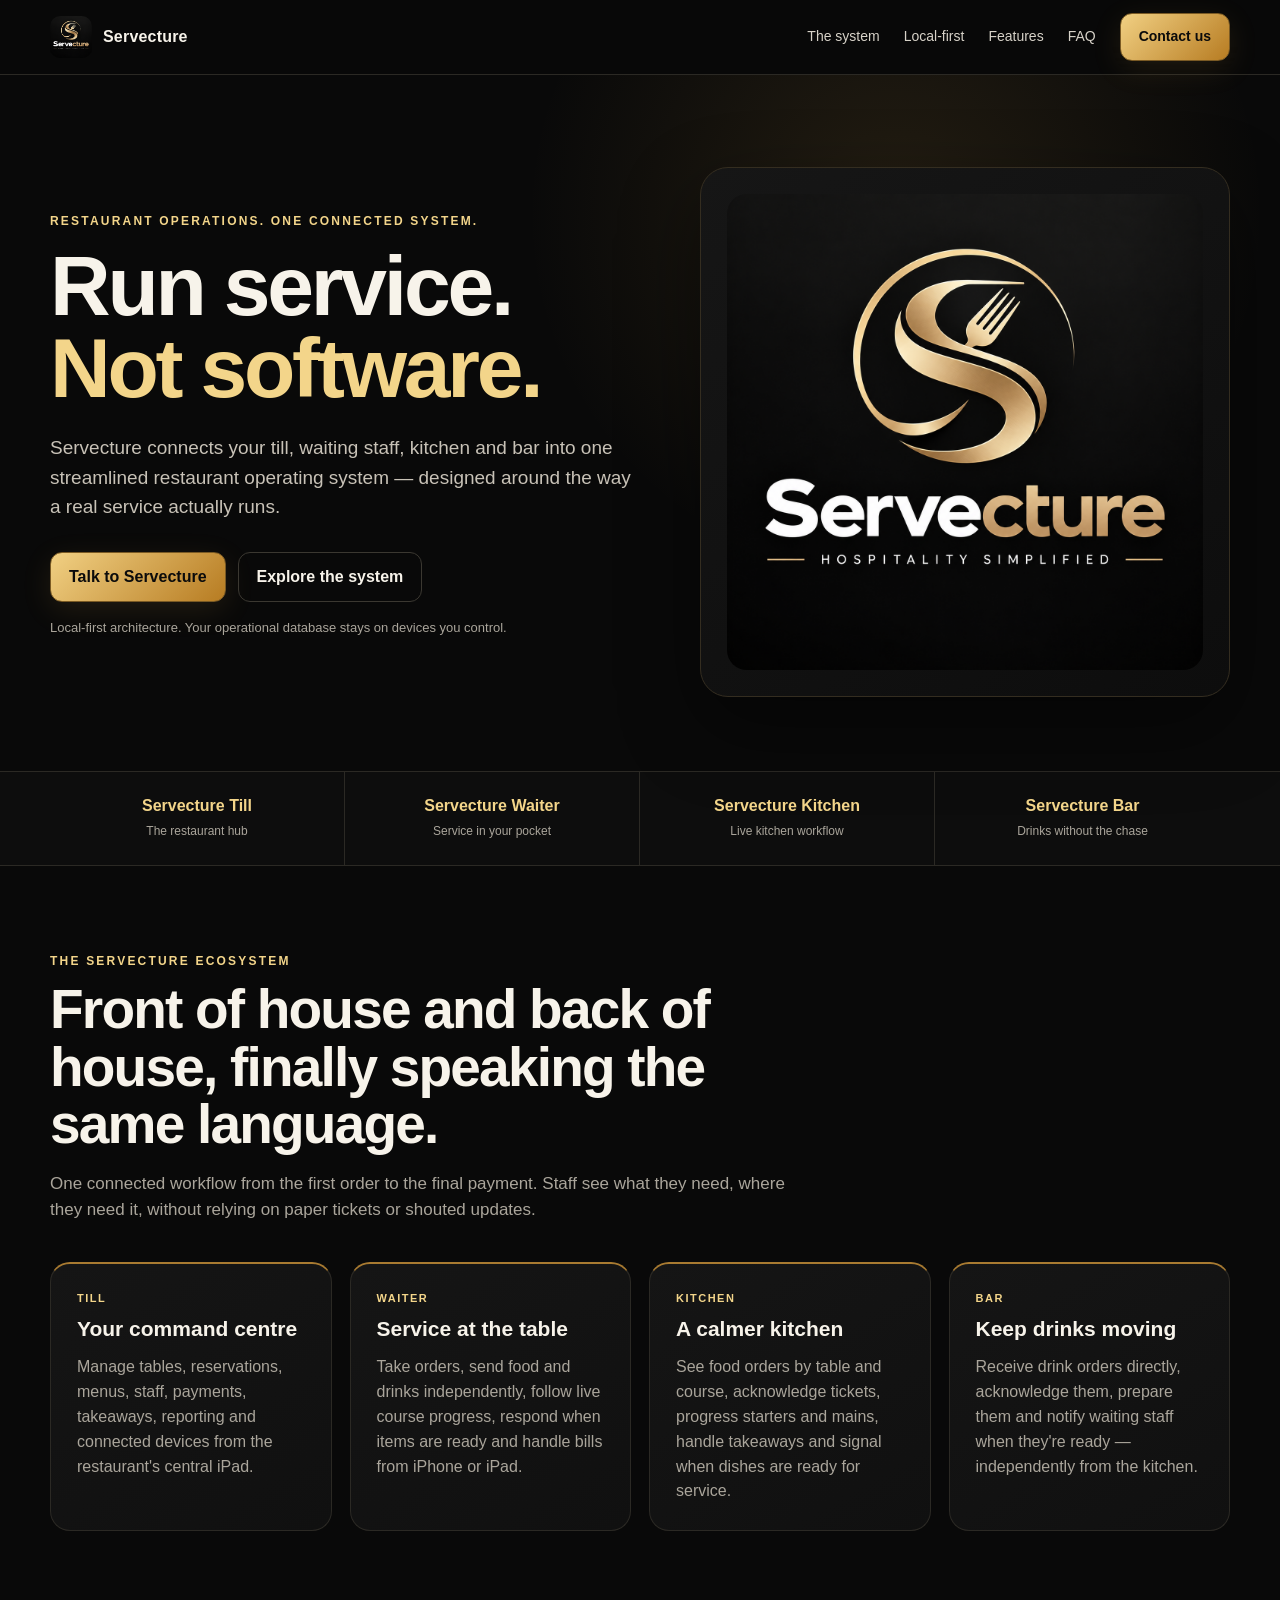
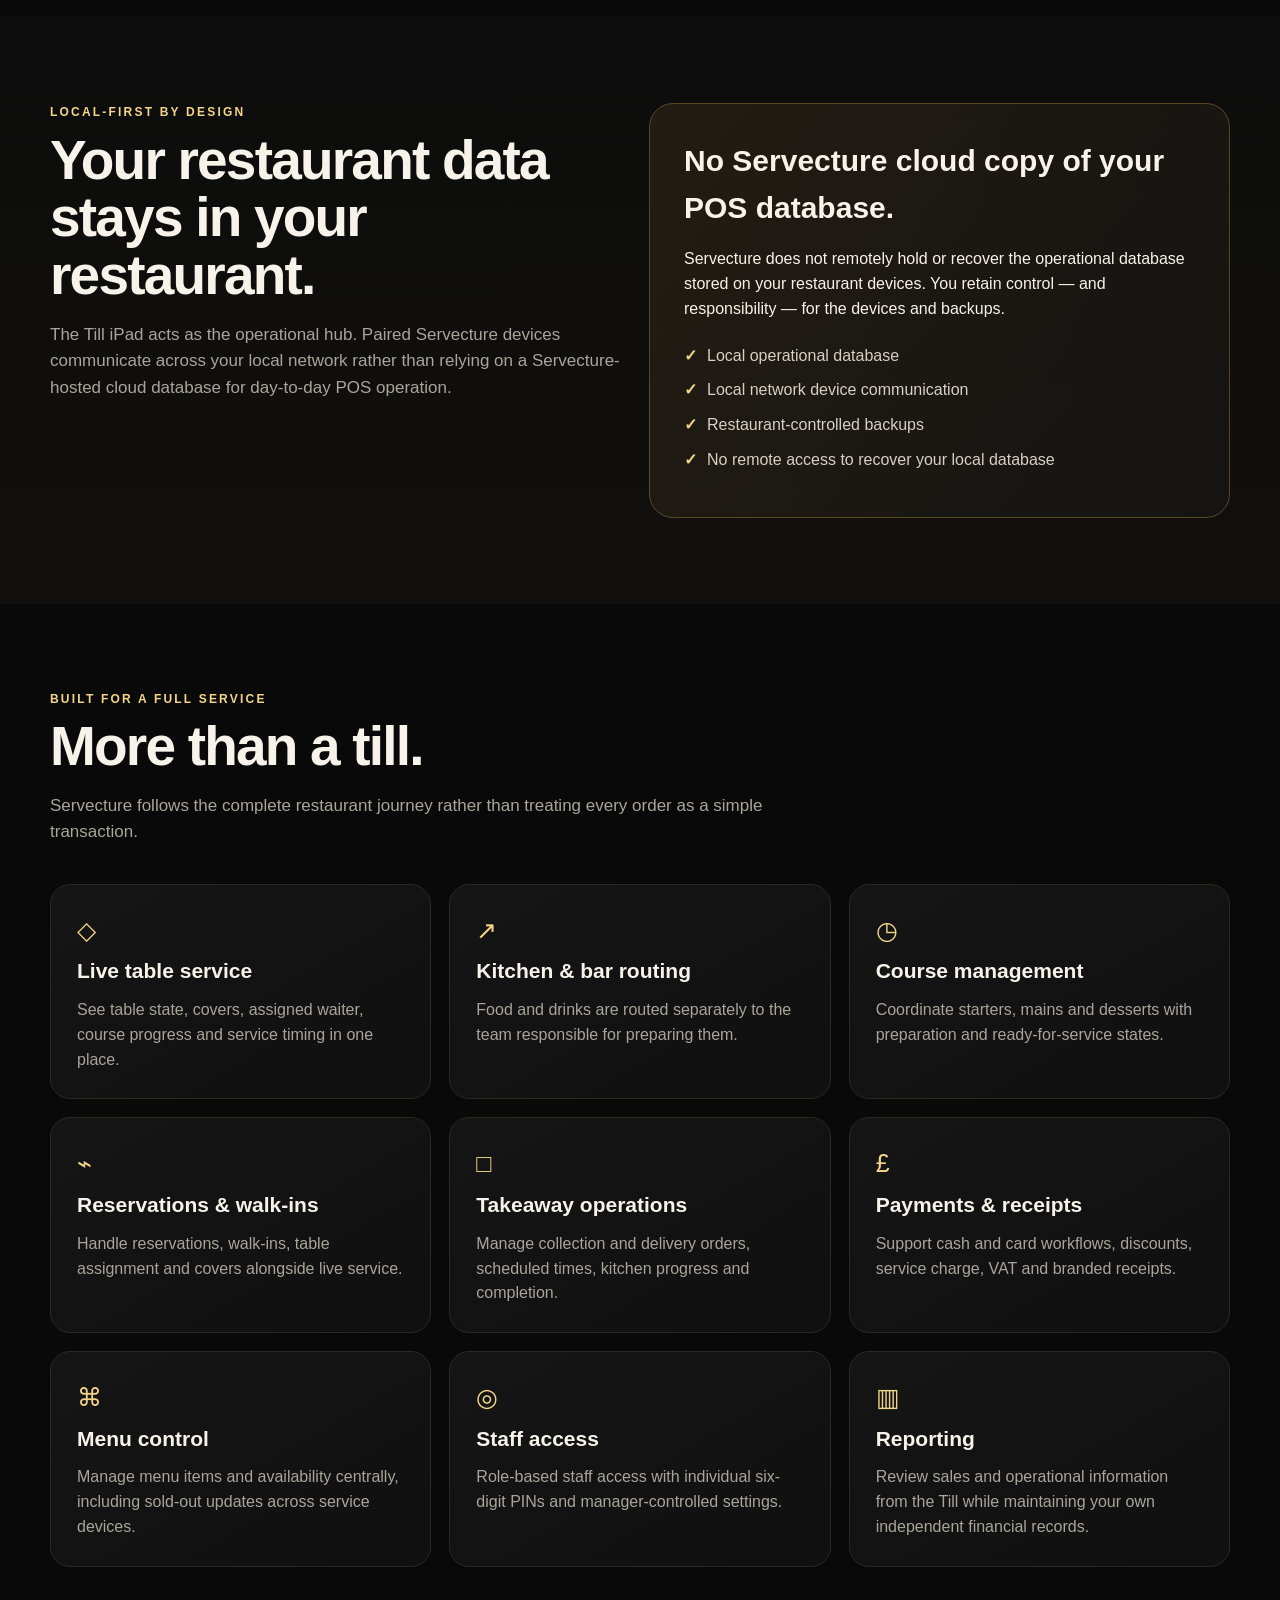
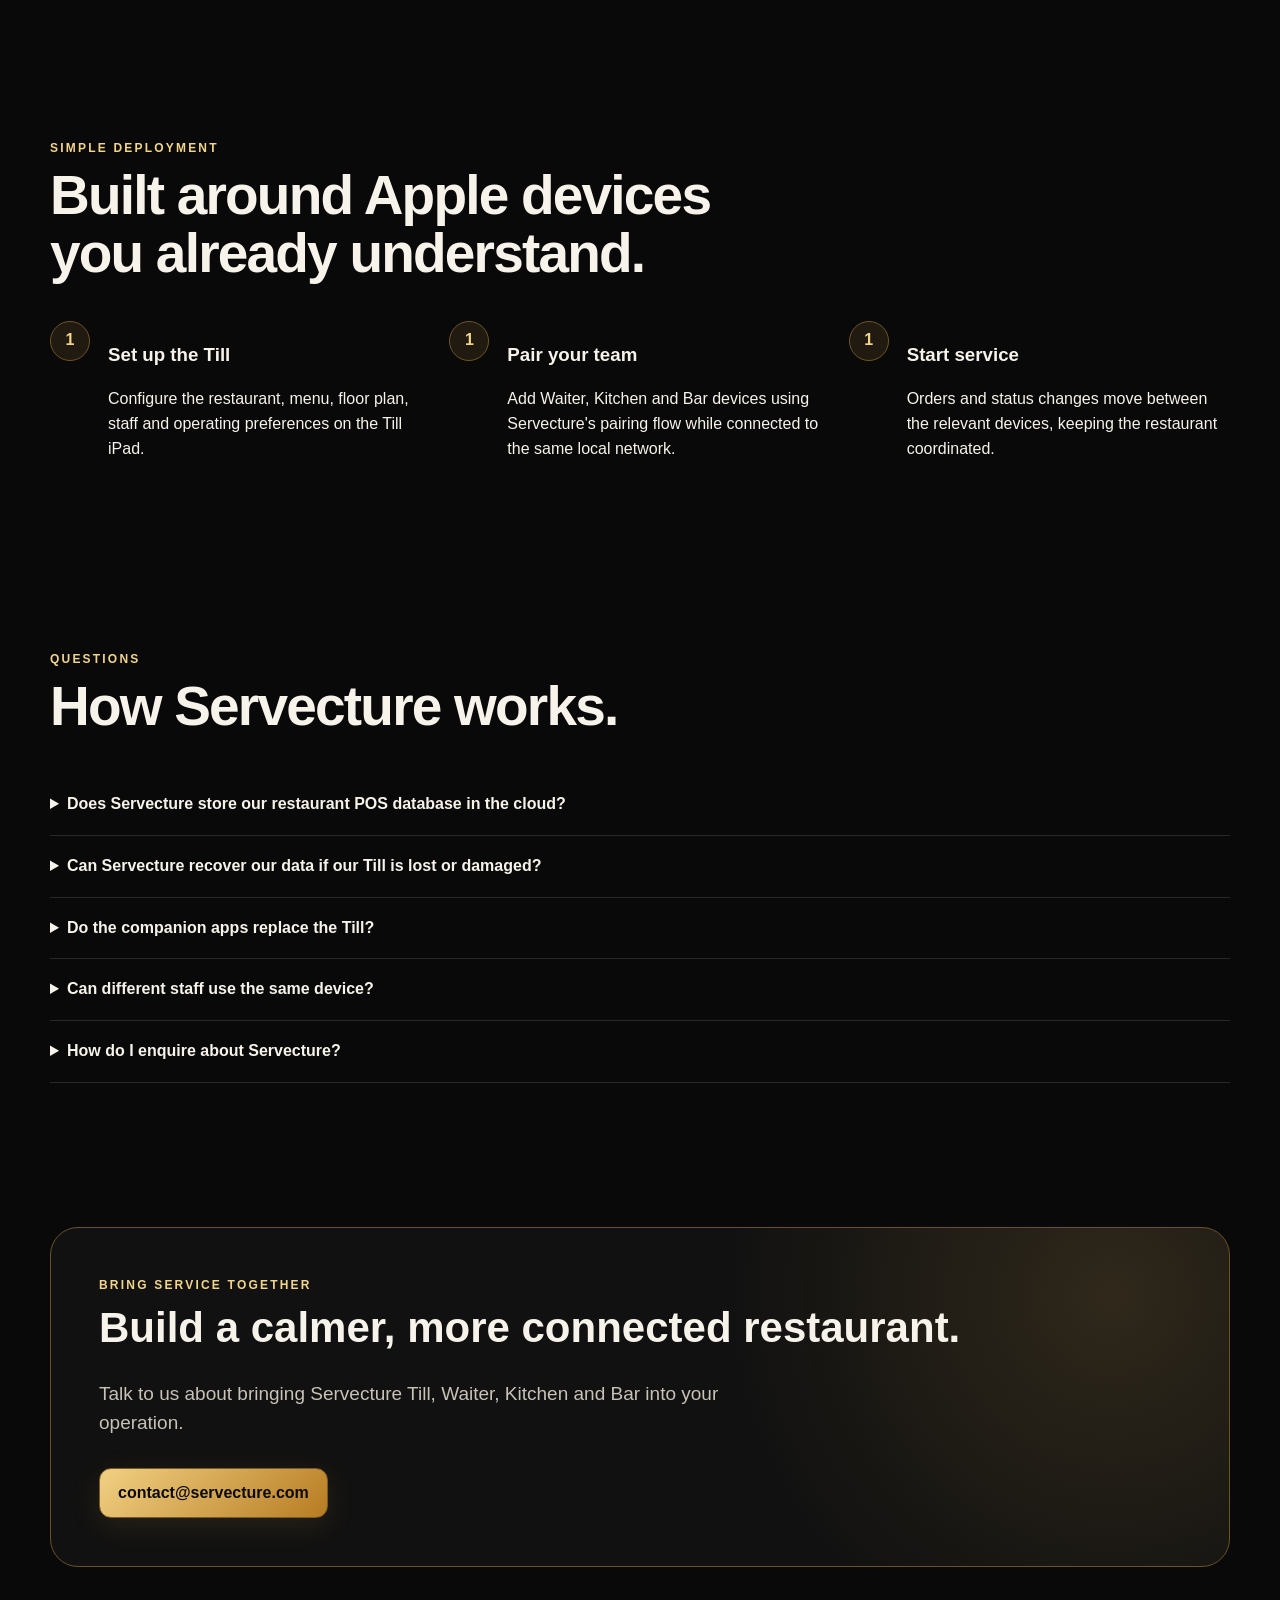
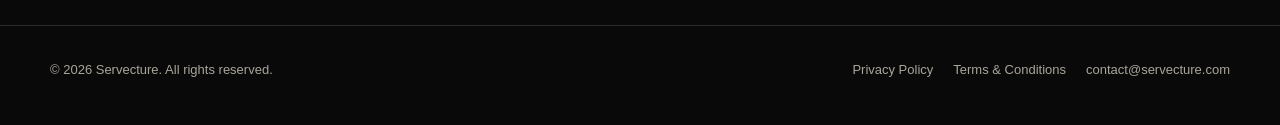
<file: index.html>
<!doctype html><html lang="en"><head><meta charset="utf-8"><meta name="viewport" content="width=device-width,initial-scale=1"><meta name="description" content="Servecture is a local-first restaurant operating system connecting Till, Waiter, Kitchen and Bar."><title>Servecture — Hospitality, connected.</title><link rel="stylesheet" href="styles.css"></head><body><nav><div class="wrap nav"><a class="brand" href="index.html"><img src="servecture-logo.png" alt="Servecture logo"><span>Servecture</span></a><div class="navlinks"><a href="index.html#system">The system</a><a href="index.html#local">Local-first</a><a href="index.html#features">Features</a><a href="index.html#faq">FAQ</a><a class="btn" href="mailto:contact@servecture.com">Contact us</a></div></div></nav>
<main>
<section class="hero"><div class="wrap hero-grid"><div><div class="eyebrow">Restaurant operations. One connected system.</div><h1>Run service.<br><span>Not software.</span></h1><p class="lead">Servecture connects your till, waiting staff, kitchen and bar into one streamlined restaurant operating system — designed around the way a real service actually runs.</p><div class="actions"><a class="btn" href="mailto:contact@servecture.com?subject=Servecture%20Enquiry">Talk to Servecture</a><a class="btn secondary" href="#system">Explore the system</a></div><p class="mini">Local-first architecture. Your operational database stays on devices you control.</p></div><div class="hero-card"><img src="servecture-logo.png" alt="Servecture — Hospitality Simplified"></div></div></section>
<div class="strip"><div class="wrap strip-grid"><div><b>Servecture Till</b><span>The restaurant hub</span></div><div><b>Servecture Waiter</b><span>Service in your pocket</span></div><div><b>Servecture Kitchen</b><span>Live kitchen workflow</span></div><div><b>Servecture Bar</b><span>Drinks without the chase</span></div></div></div>

<section id="system"><div class="wrap"><div class="section-head"><div class="eyebrow">The Servecture ecosystem</div><h2>Front of house and back of house, finally speaking the same language.</h2><p>One connected workflow from the first order to the final payment. Staff see what they need, where they need it, without relying on paper tickets or shouted updates.</p></div><div class="grid4">
<div class="card role"><div class="tag">Till</div><h3>Your command centre</h3><p>Manage tables, reservations, menus, staff, payments, takeaways, reporting and connected devices from the restaurant's central iPad.</p></div>
<div class="card role"><div class="tag">Waiter</div><h3>Service at the table</h3><p>Take orders, send food and drinks independently, follow live course progress, respond when items are ready and handle bills from iPhone or iPad.</p></div>
<div class="card role"><div class="tag">Kitchen</div><h3>A calmer kitchen</h3><p>See food orders by table and course, acknowledge tickets, progress starters and mains, handle takeaways and signal when dishes are ready for service.</p></div>
<div class="card role"><div class="tag">Bar</div><h3>Keep drinks moving</h3><p>Receive drink orders directly, acknowledge them, prepare them and notify waiting staff when they're ready — independently from the kitchen.</p></div>
</div></div></section>

<section class="local" id="local"><div class="wrap grid2"><div class="section-head"><div class="eyebrow">Local-first by design</div><h2>Your restaurant data stays in your restaurant.</h2><p>The Till iPad acts as the operational hub. Paired Servecture devices communicate across your local network rather than relying on a Servecture-hosted cloud database for day-to-day POS operation.</p></div><div class="callout"><h3>No Servecture cloud copy of your POS database.</h3><p>Servecture does not remotely hold or recover the operational database stored on your restaurant devices. You retain control — and responsibility — for the devices and backups.</p><ul class="check"><li>Local operational database</li><li>Local network device communication</li><li>Restaurant-controlled backups</li><li>No remote access to recover your local database</li></ul></div></div></section>

<section id="features"><div class="wrap"><div class="section-head"><div class="eyebrow">Built for a full service</div><h2>More than a till.</h2><p>Servecture follows the complete restaurant journey rather than treating every order as a simple transaction.</p></div><div class="grid3">
<div class="card"><div class="icon">◇</div><h3>Live table service</h3><p>See table state, covers, assigned waiter, course progress and service timing in one place.</p></div>
<div class="card"><div class="icon">↗</div><h3>Kitchen & bar routing</h3><p>Food and drinks are routed separately to the team responsible for preparing them.</p></div>
<div class="card"><div class="icon">◷</div><h3>Course management</h3><p>Coordinate starters, mains and desserts with preparation and ready-for-service states.</p></div>
<div class="card"><div class="icon">⌁</div><h3>Reservations & walk-ins</h3><p>Handle reservations, walk-ins, table assignment and covers alongside live service.</p></div>
<div class="card"><div class="icon">□</div><h3>Takeaway operations</h3><p>Manage collection and delivery orders, scheduled times, kitchen progress and completion.</p></div>
<div class="card"><div class="icon">£</div><h3>Payments & receipts</h3><p>Support cash and card workflows, discounts, service charge, VAT and branded receipts.</p></div>
<div class="card"><div class="icon">⌘</div><h3>Menu control</h3><p>Manage menu items and availability centrally, including sold-out updates across service devices.</p></div>
<div class="card"><div class="icon">◎</div><h3>Staff access</h3><p>Role-based staff access with individual six-digit PINs and manager-controlled settings.</p></div>
<div class="card"><div class="icon">▥</div><h3>Reporting</h3><p>Review sales and operational information from the Till while maintaining your own independent financial records.</p></div>
</div></div></section>

<section><div class="wrap"><div class="section-head"><div class="eyebrow">Simple deployment</div><h2>Built around Apple devices you already understand.</h2></div><div class="grid3"><div class="step"><h3>Set up the Till</h3><p>Configure the restaurant, menu, floor plan, staff and operating preferences on the Till iPad.</p></div><div class="step"><h3>Pair your team</h3><p>Add Waiter, Kitchen and Bar devices using Servecture's pairing flow while connected to the same local network.</p></div><div class="step"><h3>Start service</h3><p>Orders and status changes move between the relevant devices, keeping the restaurant coordinated.</p></div></div></div></section>

<section class="faq" id="faq"><div class="wrap"><div class="section-head"><div class="eyebrow">Questions</div><h2>How Servecture works.</h2></div>
<details><summary>Does Servecture store our restaurant POS database in the cloud?</summary><p>No. The Servecture operational database is designed to be stored locally on restaurant-controlled devices, principally the Till iPad. Servecture does not keep a remote cloud copy of that operational database.</p></details>
<details><summary>Can Servecture recover our data if our Till is lost or damaged?</summary><p>No. Because Servecture does not hold a remote copy of the local operational database, it cannot remotely retrieve or reconstruct it. Restaurants are responsible for regular backups and independent business, accounting and tax records.</p></details>
<details><summary>Do the companion apps replace the Till?</summary><p>No. The Till is the restaurant hub and source of truth. Waiter, Kitchen and Bar extend the system to the teams who need live operational information.</p></details>
<details><summary>Can different staff use the same device?</summary><p>Yes. Servecture is designed around shared restaurant devices with authorised staff signing in using their own PIN.</p></details>
<details><summary>How do I enquire about Servecture?</summary><p>Email <a href="mailto:contact@servecture.com">contact@servecture.com</a> and tell us about your restaurant and intended setup.</p></details>
</div></section>

<section class="cta"><div class="wrap"><div class="cta-box"><div class="eyebrow">Bring service together</div><h2>Build a calmer, more connected restaurant.</h2><p class="lead">Talk to us about bringing Servecture Till, Waiter, Kitchen and Bar into your operation.</p><div class="actions"><a class="btn" href="mailto:contact@servecture.com?subject=Servecture%20Enquiry">contact@servecture.com</a></div></div></div></section>
</main><footer><div class="wrap footer"><div>© 2026 Servecture. All rights reserved.</div><div class="footerlinks"><a href="privacy.html">Privacy Policy</a><a href="terms.html">Terms & Conditions</a><a href="mailto:contact@servecture.com">contact@servecture.com</a></div></div></footer></body></html>
</file>
<file: styles.css>
:root{--bg:#090909;--panel:#121212;--panel2:#171717;--gold:#d9a84e;--gold2:#f3d58a;--text:#f7f3ea;--muted:#aaa59b;--line:#2b2924;--max:1180px}
*{box-sizing:border-box}html{scroll-behavior:smooth}body{margin:0;background:var(--bg);color:var(--text);font-family:Inter,ui-sans-serif,-apple-system,BlinkMacSystemFont,"Segoe UI",sans-serif;line-height:1.55}
a{color:inherit;text-decoration:none}.wrap{width:min(var(--max),calc(100% - 40px));margin:auto}
nav{position:sticky;top:0;z-index:20;background:rgba(9,9,9,.88);backdrop-filter:blur(18px);border-bottom:1px solid var(--line)}
.nav{height:74px;display:flex;align-items:center;justify-content:space-between;gap:22px}.brand{display:flex;align-items:center;gap:11px;font-weight:800;letter-spacing:.2px}.brand img{width:42px;height:42px;object-fit:cover;border-radius:10px}.navlinks{display:flex;align-items:center;gap:24px;color:#d7d2c8;font-size:14px}.navlinks a:hover{color:var(--gold2)}
.btn{display:inline-flex;align-items:center;justify-content:center;border:1px solid #7a5a24;border-radius:12px;padding:12px 18px;font-weight:750;background:linear-gradient(135deg,#f1d083,#b77c22);color:#0b0b0b;box-shadow:0 8px 30px rgba(217,168,78,.12)}.btn.secondary{background:transparent;color:var(--text);border-color:#3b3831;box-shadow:none}
.hero{padding:92px 0 74px;background:radial-gradient(circle at 70% 20%,rgba(217,168,78,.13),transparent 35%)}.hero-grid{display:grid;grid-template-columns:1.05fr .95fr;gap:65px;align-items:center}.eyebrow{color:var(--gold2);text-transform:uppercase;letter-spacing:2.2px;font-size:12px;font-weight:800}.hero h1{font-size:clamp(48px,7vw,84px);line-height:.98;letter-spacing:-3.2px;margin:14px 0 24px}.hero h1 span{color:var(--gold2)}.lead{font-size:19px;color:#c8c2b7;max-width:680px}.actions{display:flex;gap:12px;flex-wrap:wrap;margin-top:30px}.hero-card{background:linear-gradient(145deg,#161616,#0d0d0d);border:1px solid #342d20;border-radius:28px;padding:26px;box-shadow:0 30px 80px rgba(0,0,0,.45)}.hero-card img{width:100%;display:block;border-radius:20px}.mini{margin-top:16px;color:var(--muted);font-size:13px}
.strip{border-block:1px solid var(--line);background:#0d0d0d}.strip-grid{display:grid;grid-template-columns:repeat(4,1fr);text-align:center}.strip-grid div{padding:22px 12px;border-right:1px solid var(--line)}.strip-grid div:last-child{border-right:0}.strip b{display:block;color:var(--gold2);font-size:16px}.strip span{font-size:12px;color:var(--muted)}
section{padding:86px 0}.section-head{max-width:760px;margin-bottom:38px}.section-head h2{font-size:clamp(34px,5vw,55px);letter-spacing:-1.8px;line-height:1.05;margin:10px 0 15px}.section-head p{color:var(--muted);font-size:17px}
.grid4,.grid3,.grid2{display:grid;gap:18px}.grid4{grid-template-columns:repeat(4,1fr)}.grid3{grid-template-columns:repeat(3,1fr)}.grid2{grid-template-columns:repeat(2,1fr)}
.card{background:linear-gradient(150deg,#151515,#101010);border:1px solid var(--line);border-radius:20px;padding:26px}.card h3{margin:6px 0 10px;font-size:21px}.card p{margin:0;color:var(--muted)}.icon{font-size:25px;color:var(--gold2)}.role{border-top:2px solid #a97b31}.role .tag{font-size:11px;letter-spacing:1.5px;color:var(--gold2);text-transform:uppercase;font-weight:800}
.local{background:linear-gradient(180deg,#0c0c0c,#11100e)}.callout{border:1px solid #5a4623;background:linear-gradient(135deg,rgba(217,168,78,.10),rgba(255,255,255,.02));border-radius:24px;padding:34px}.callout h3{font-size:30px;margin:0 0 12px}.check{list-style:none;padding:0;margin:22px 0 0}.check li{margin:10px 0;color:#d6d0c5}.check li:before{content:"✓";color:var(--gold2);font-weight:900;margin-right:10px}
.steps{counter-reset:s}.step{position:relative;padding-left:58px}.step:before{counter-increment:s;content:counter(s);position:absolute;left:0;top:0;width:38px;height:38px;border-radius:50%;display:grid;place-items:center;background:#201a10;border:1px solid #715423;color:var(--gold2);font-weight:800}
.faq details{border-bottom:1px solid var(--line);padding:18px 0}.faq summary{cursor:pointer;font-weight:750}.faq p{color:var(--muted);max-width:850px}
.cta{padding:58px 0}.cta-box{border:1px solid #6c5126;border-radius:28px;padding:48px;background:radial-gradient(circle at 90% 20%,rgba(217,168,78,.15),transparent 35%),#111}.cta-box h2{font-size:42px;margin:0 0 12px}
footer{border-top:1px solid var(--line);padding:34px 0 44px;color:var(--muted);font-size:13px}.footer{display:flex;justify-content:space-between;gap:25px;flex-wrap:wrap}.footerlinks{display:flex;gap:20px;flex-wrap:wrap}
.legal{padding:70px 0}.legal article{max-width:900px}.legal h1{font-size:52px;letter-spacing:-2px}.legal h2{margin-top:34px;color:var(--gold2);font-size:22px}.legal h3{margin-top:24px}.legal p,.legal li{color:#c6c0b5}.notice{padding:18px;border:1px solid #604820;background:#16130d;border-radius:14px;color:#e5d6b7}.legal a{color:var(--gold2);text-decoration:underline}
@media(max-width:900px){.hero-grid,.grid4,.grid3,.grid2{grid-template-columns:1fr 1fr}.hero-grid{grid-template-columns:1fr}.navlinks a:not(.btn){display:none}.strip-grid{grid-template-columns:1fr 1fr}.strip-grid div:nth-child(2){border-right:0}.hero{padding-top:60px}}
@media(max-width:600px){.grid4,.grid3,.grid2{grid-template-columns:1fr}.hero h1{letter-spacing:-2px}.wrap{width:min(var(--max),calc(100% - 28px))}.cta-box{padding:30px}.legal h1{font-size:40px}}
</file>
